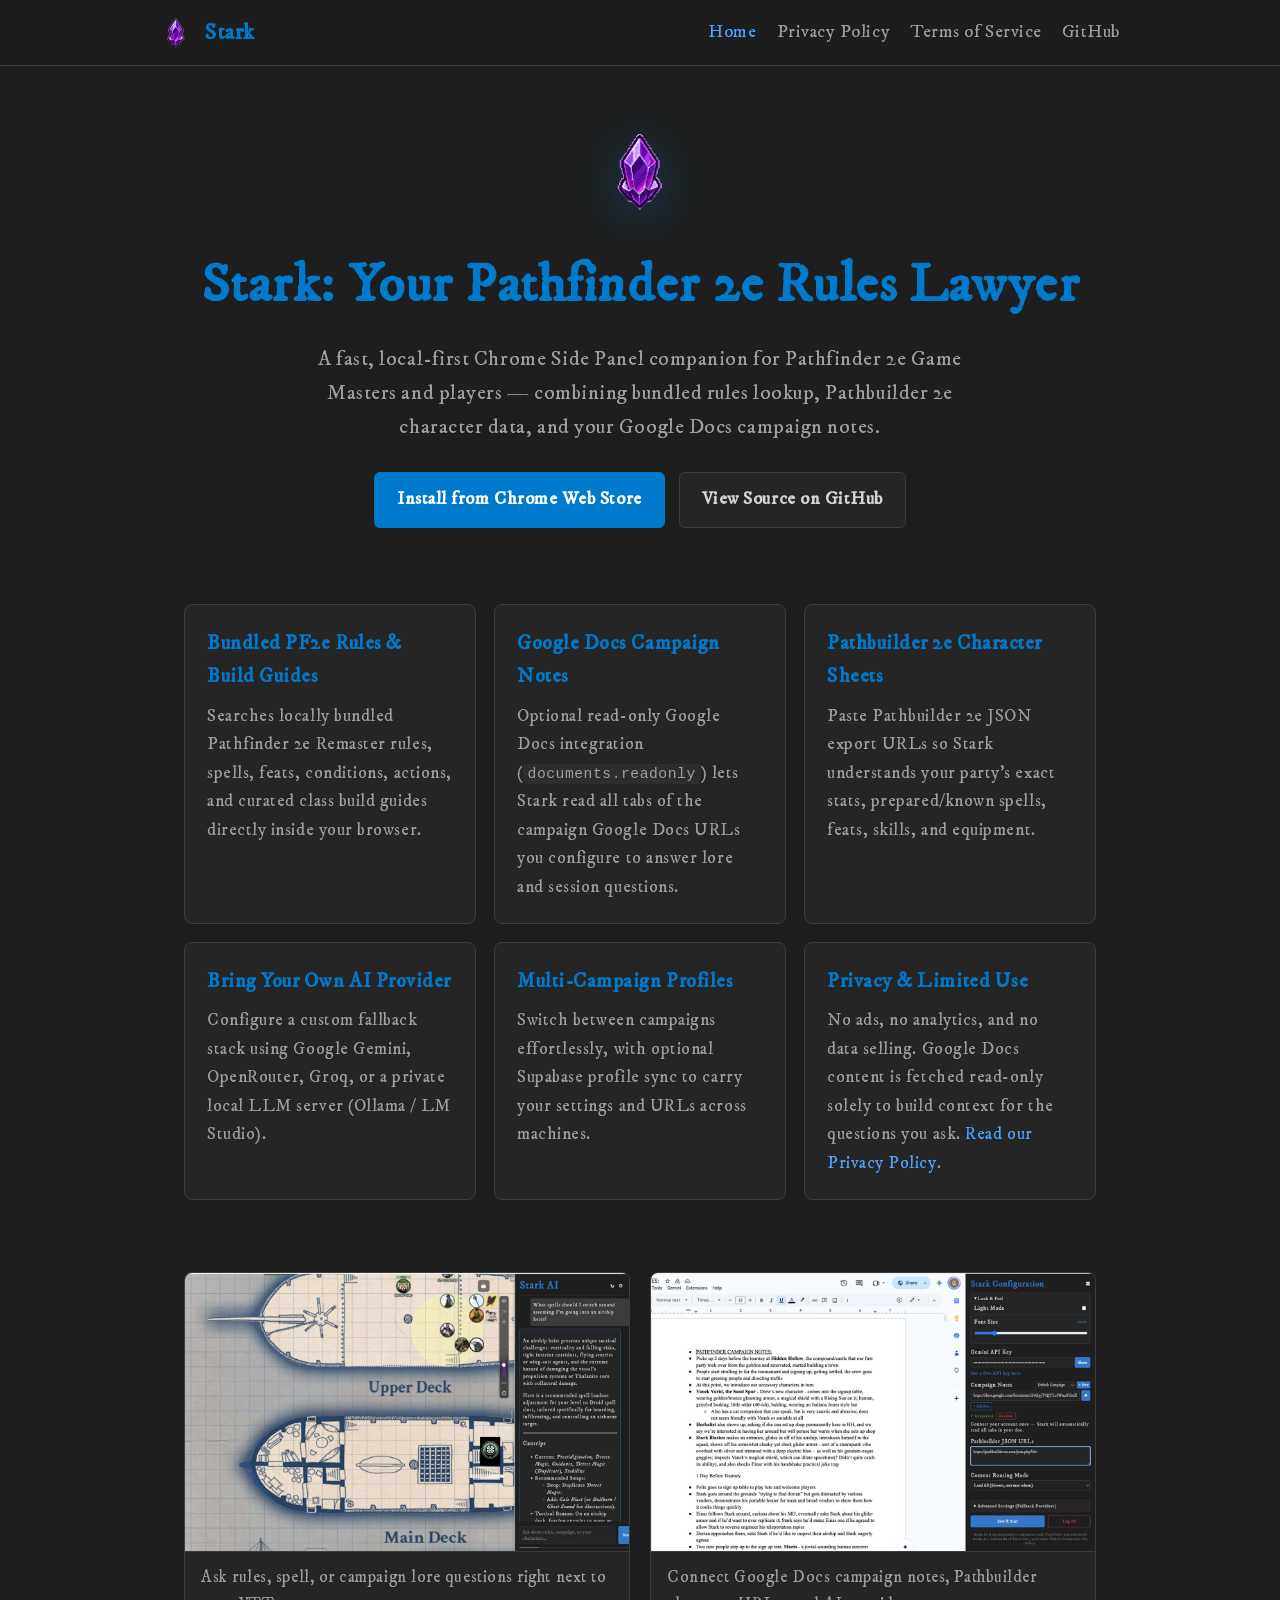
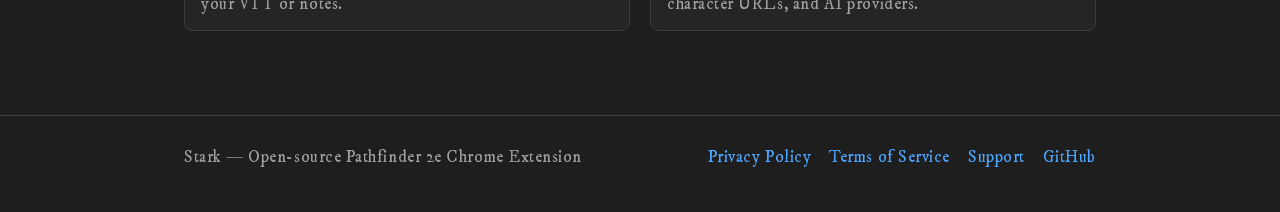
<file: docs/index.html>
<!DOCTYPE html>
<html lang="en">
<head>
  <meta charset="UTF-8">
  <meta name="viewport" content="width=device-width, initial-scale=1.0">
  <title>Stark — Pathfinder 2e AI Assistant</title>
  <meta name="description" content="Stark is a Chrome Side Panel extension for Pathfinder 2e players and Game Masters with local rules lookup, Pathbuilder 2e character integration, and Google Docs campaign notes sync.">
  <link rel="icon" type="image/png" href="assets/icon128.png">
  <link rel="stylesheet" href="styles.css">
</head>
<body>
  <header>
    <div class="container nav">
      <a class="brand" href="./">
        <img src="assets/icon128.png" alt="Stark logo">
        <span>Stark</span>
      </a>
      <nav class="nav-links">
        <a href="./" class="active">Home</a>
        <a href="privacy.html">Privacy Policy</a>
        <a href="terms.html">Terms of Service</a>
        <a href="https://github.com/haa-gg/stark" target="_blank" rel="noopener">GitHub</a>
      </nav>
    </div>
  </header>

  <main class="container">
    <section class="hero">
      <img class="hero-icon" src="assets/icon128.png" alt="Stark purple crystal icon">
      <h1>Stark: Your Pathfinder 2e Rules Lawyer</h1>
      <p class="subtitle">
        A fast, local-first Chrome Side Panel companion for Pathfinder 2e Game Masters and players — combining bundled rules lookup, Pathbuilder 2e character data, and your Google Docs campaign notes.
      </p>
      <div class="cta-row">
        <a class="btn btn-primary" href="https://chromewebstore.google.com/detail/stark-pathfinder-2e-ai/egkcdliplfbfkbpjhcoefafabohgifpb" target="_blank" rel="noopener">
          Install from Chrome Web Store
        </a>
        <a class="btn btn-secondary" href="https://github.com/haa-gg/stark" target="_blank" rel="noopener">
          View Source on GitHub
        </a>
      </div>
    </section>

    <section>
      <div class="grid">
        <article class="card">
          <h3>Bundled PF2e Rules &amp; Build Guides</h3>
          <p>Searches locally bundled Pathfinder 2e Remaster rules, spells, feats, conditions, actions, and curated class build guides directly inside your browser.</p>
        </article>
        <article class="card">
          <h3>Google Docs Campaign Notes</h3>
          <p>Optional read-only Google Docs integration (<code>documents.readonly</code>) lets Stark read all tabs of the campaign Google Docs URLs you configure to answer lore and session questions.</p>
        </article>
        <article class="card">
          <h3>Pathbuilder 2e Character Sheets</h3>
          <p>Paste Pathbuilder 2e JSON export URLs so Stark understands your party's exact stats, prepared/known spells, feats, skills, and equipment.</p>
        </article>
        <article class="card">
          <h3>Bring Your Own AI Provider</h3>
          <p>Configure a custom fallback stack using Google Gemini, OpenRouter, Groq, or a private local LLM server (Ollama / LM Studio).</p>
        </article>
        <article class="card">
          <h3>Multi-Campaign Profiles</h3>
          <p>Switch between campaigns effortlessly, with optional Supabase profile sync to carry your settings and URLs across machines.</p>
        </article>
        <article class="card">
          <h3>Privacy &amp; Limited Use</h3>
          <p>No ads, no analytics, and no data selling. Google Docs content is fetched read-only solely to build context for the questions you ask. <a href="privacy.html">Read our Privacy Policy</a>.</p>
        </article>
      </div>
    </section>

    <section>
      <div class="screenshots">
        <figure>
          <img src="assets/screenshot-chat.jpg" alt="Stark side panel chat interface">
          <figcaption>Ask rules, spell, or campaign lore questions right next to your VTT or notes.</figcaption>
        </figure>
        <figure>
          <img src="assets/screenshot-settings.jpg" alt="Stark settings and campaign configuration">
          <figcaption>Connect Google Docs campaign notes, Pathbuilder character URLs, and AI providers.</figcaption>
        </figure>
      </div>
    </section>
  </main>

  <footer>
    <div class="container footer-inner">
      <div>Stark — Open-source Pathfinder 2e Chrome Extension</div>
      <div class="footer-links">
        <a href="privacy.html">Privacy Policy</a>
        <a href="terms.html">Terms of Service</a>
        <a href="mailto:glendon.gengel@gmail.com">Support</a>
        <a href="https://github.com/haa-gg/stark" target="_blank" rel="noopener">GitHub</a>
      </div>
    </div>
  </footer>
</body>
</html>
</file>
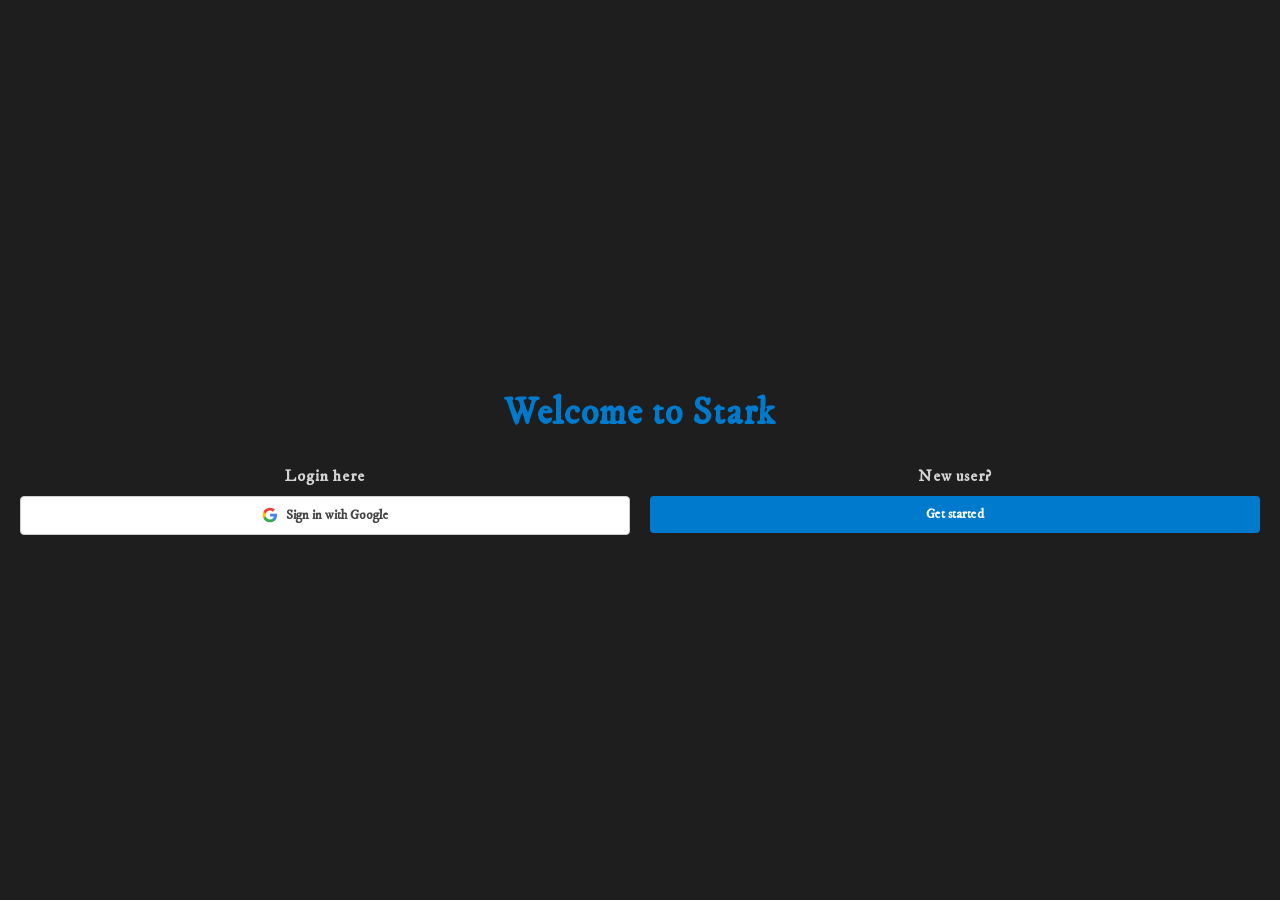
<file: sidepanel.html>
<!DOCTYPE html>
<html lang="en">
<head>
  <meta charset="UTF-8">
  <meta http-equiv="X-Clacks-Overhead" content="GNU Terry Pratchett" />
  <link rel="stylesheet" href="styles.css">
</head>
<body>
  <!-- Onboarding / Login View -->
  <div id="login-view" style="display: flex; flex-direction: column; justify-content: center; height: 100vh; padding: 20px; box-sizing: border-box; text-align: center;">
    <h1 style="color: var(--accent-gold); margin-bottom: 30px;">Welcome to Stark</h1>
    <div style="display: flex; justify-content: space-around; align-items: flex-start; gap: 20px;">
      
      <!-- Existing User Column -->
      <div style="flex: 1; display: flex; flex-direction: column; align-items: center; gap: 10px;">
        <h3 style="margin: 0; font-size: 16px;">Login here</h3>
        <button id="oauth-login-btn" style="width: 100%; display: flex; align-items: center; justify-content: center; gap: 8px; background: #fff; color: #444; border: 1px solid #ccc;">
          <svg style="width: 16px; height: 16px;" viewBox="0 0 24 24">
            <path fill="#4285F4" d="M22.56 12.25c0-.78-.07-1.53-.2-2.25H12v4.26h5.92c-.26 1.37-1.04 2.53-2.21 3.31v2.77h3.57c2.08-1.92 3.28-4.74 3.28-8.09z" />
            <path fill="#34A853" d="M12 23c2.97 0 5.46-.98 7.28-2.66l-3.57-2.77c-.98.66-2.23 1.06-3.71 1.06-2.86 0-5.29-1.93-6.16-4.53H2.18v2.84C3.99 20.53 7.7 23 12 23z" />
            <path fill="#FBBC05" d="M5.84 14.09c-.22-.66-.35-1.36-.35-2.09s.13-1.43.35-2.09V7.07H2.18C1.43 8.55 1 10.22 1 12s.43 3.45 1.18 4.93l2.85-2.22.81-.62z" />
            <path fill="#EA4335" d="M12 5.38c1.62 0 3.06.56 4.21 1.64l3.15-3.15C17.45 2.09 14.97 1 12 1 7.7 1 3.99 3.47 2.18 7.07l3.66 2.84c.87-2.6 3.3-4.53 6.16-4.53z" />
          </svg>
          Sign in with Google
        </button>
      </div>

      <!-- New User Column -->
      <div style="flex: 1; display: flex; flex-direction: column; align-items: center; gap: 10px;">
        <h3 style="margin: 0; font-size: 16px;">New user?</h3>
        <button id="get-started-btn" style="width: 100%;">Get started</button>
      </div>

    </div>
  </div>

  <div id="settings-view" class="hidden">
    <div style="display: flex; justify-content: space-between; align-items: center; margin-bottom: 10px;">
      <h2 style="margin: 0;">Stark Configuration</h2>
      <button id="close-settings" title="Close Settings" style="background: transparent; color: var(--text-main); font-size: 20px; padding: 0;">✖</button>
    </div>
    
    <details style="margin-bottom: 15px; background: var(--panel-bg); padding: 10px; border-radius: 4px; border: 1px solid var(--border-color);">
      <summary style="cursor: pointer; font-weight: bold; font-size: 14px; user-select: none;">Look & Feel</summary>
      
      <div style="margin-top: 10px; display: flex; flex-direction: column; gap: 12px;">
        <div style="display: flex; justify-content: space-between; align-items: center; padding-bottom: 8px; border-bottom: 1px solid var(--border-color);">
          <label style="margin: 0; cursor: pointer;" for="theme-toggle">Light Mode</label>
          <input type="checkbox" id="theme-toggle" style="width: auto; cursor: pointer;">
        </div>

        <div>
          <div style="display: flex; justify-content: space-between; align-items: center; margin-bottom: 6px;">
            <label for="font-scale-slider" style="margin: 0; cursor: pointer;">Font Size</label>
            <span id="font-scale-val" style="font-size: 13px; font-weight: bold; color: var(--accent-gold);">100%</span>
          </div>
          <input type="range" id="font-scale-slider" min="90" max="160" step="5" value="100" style="width: 100%; cursor: pointer;">
        </div>
      </div>
    </details>

    <div class="input-group">
      <label>Gemini API Key</label>
      <div style="display: flex; gap: 5px; margin-bottom: 5px;">
        <input type="password" id="api-key" placeholder="AIzaSy..." style="flex-grow: 1;">
        <button id="toggle-api-key" style="padding: 5px 10px; font-size: 14px;" title="Toggle Visibility">Show</button>
      </div>
      <small><a href="https://aistudio.google.com/app/apikey" target="_blank" style="color: var(--accent-gold); text-decoration: none;">Get a free API key here</a></small>
    </div>
    <div class="input-group">
      <div style="display: flex; justify-content: space-between; align-items: center; margin-bottom: 5px;">
        <label style="margin: 0;">Campaign Notes</label>
        <div style="display: flex; gap: 5px;">
          <select id="campaign-select" style="padding: 2px 5px; font-size: 12px; width: 130px;"></select>
          <button id="add-campaign-btn" style="padding: 2px 6px; font-size: 12px;" title="Create New Campaign">+ New</button>
          <button id="delete-campaign-btn" style="padding: 2px 6px; font-size: 12px; background: var(--meter-danger); display: none;" title="Delete Campaign">✖</button>
        </div>
      </div>
      <div id="new-campaign-container" style="display: none; gap: 5px; margin-bottom: 8px;">
        <input type="text" id="new-campaign-name" placeholder="Campaign Name" style="flex-grow: 1; padding: 4px; font-size: 12px;">
        <button id="save-new-campaign-btn" style="padding: 4px 8px; font-size: 12px;">Save</button>
        <button id="cancel-new-campaign-btn" style="padding: 4px 8px; background: transparent; border: 1px solid var(--border-color); color: var(--text-main); font-size: 12px;">Cancel</button>
      </div>
      <div id="notes-urls-container" style="display: flex; flex-direction: column; gap: 5px;">
        <!-- URLs will be dynamically injected here by sidepanel.js -->
      </div>
      <button id="add-notes-url-btn" style="align-self: flex-start; padding: 4px 8px; font-size: 12px; margin-top: 5px; background: transparent; border: 1px solid var(--accent-gold); color: var(--accent-gold);">+ Add Doc</button>
      <div id="google-auth-section" style="margin-top: 8px; display: flex; align-items: center; gap: 8px; flex-wrap: wrap;">
        <button id="connect-google-btn" style="padding: 5px 10px; font-size: 12px;">🔗 Connect Google Account</button>
        <span id="google-auth-status" style="font-size: 12px; color: var(--meter-safe); display: none;">✓ Connected</span>
        <button id="disconnect-google-btn" style="display: none; background: transparent; border: 1px solid var(--meter-danger); color: var(--meter-danger); font-size: 11px; padding: 3px 7px;">Disconnect</button>
      </div>
      <small style="display: block; margin-top: 6px;">Connect your account once — Stark will automatically read all tabs in your doc.</small>
    </div>
    <input type="hidden" id="game-system" value="pf2e">
    <div class="input-group">
      <label id="character-urls-label">Pathbuilder JSON URLs</label>
      <textarea id="pb-urls" placeholder="https://pathbuilder2e.com/json.php?id=123456 (one per line)"></textarea>
    </div>
    <div class="input-group">
      <label for="routing-mode">Context Routing Mode</label>
      <select id="routing-mode" style="width: 100%; padding: 6px; border-radius: 4px; border: 1px solid #444; background: #222; color: #fff;">
        <option value="all" selected>Load All (Slowest, uses max tokens)</option>
        <option value="smart">Smart Auto (Saves tokens)</option>
        <option value="manual">Manual (Checkboxes in chat)</option>
      </select>
    </div>

    <details style="margin-top: 15px; background: var(--panel-bg); padding: 10px; border-radius: 4px; border: 1px solid var(--border-color);">
      <summary style="cursor: pointer; font-weight: bold; font-size: 14px;">Advanced Settings (Fallback Providers)</summary>
      
      <div class="input-group" style="margin-top: 10px;">
        <label>AI Provider Fallback Stack</label>
        <p style="font-size: 11px; color: #888; margin-top: 2px;">Drag to reorder. The top provider is used first.</p>
        <ul id="provider-stack">
          <!-- Gemini -->
          <li class="provider-box" draggable="true" data-provider="gemini">
            <div class="provider-header">
              <div class="drag-handle">⋮⋮</div>
              <div class="provider-arrows">
                <button class="provider-arrow-btn up" type="button">▲</button>
                <button class="provider-arrow-btn down" type="button">▼</button>
              </div>
              <span class="provider-name">Google Gemini (Default)</span>
            </div>
          </li>
          
          <!-- OpenRouter -->
          <li class="provider-box" draggable="true" data-provider="openrouter">
            <div class="provider-header">
              <div class="drag-handle">⋮⋮</div>
              <div class="provider-arrows">
                <button class="provider-arrow-btn up" type="button">▲</button>
                <button class="provider-arrow-btn down" type="button">▼</button>
              </div>
              <span class="provider-name">OpenRouter</span>
              <button class="provider-edit-btn" type="button">⚙</button>
            </div>
            <div class="provider-body hidden">
              <label>API Key</label>
              <input type="password" id="key-openrouter" placeholder="sk-or-v1-...">
              <small style="display: block; margin-top: 4px; margin-bottom: 8px;"><a href="https://openrouter.ai/keys" target="_blank" style="color: var(--accent-gold); text-decoration: none;">Get OpenRouter API key</a></small>
              <label>Model ID</label>
              <input type="text" id="model-openrouter" value="nvidia/nemotron-3.5-lightning:free">
            </div>
          </li>
          
          <!-- Groq -->
          <li class="provider-box" draggable="true" data-provider="groq">
            <div class="provider-header">
              <div class="drag-handle">⋮⋮</div>
              <div class="provider-arrows">
                <button class="provider-arrow-btn up" type="button">▲</button>
                <button class="provider-arrow-btn down" type="button">▼</button>
              </div>
              <span class="provider-name">Groq</span>
              <button class="provider-edit-btn" type="button">⚙</button>
            </div>
            <div class="provider-body hidden">
              <label>API Key</label>
              <input type="password" id="key-groq" placeholder="gsk_...">
              <small style="display: block; margin-top: 4px; margin-bottom: 8px;"><a href="https://console.groq.com/keys" target="_blank" style="color: var(--accent-gold); text-decoration: none;">Get Groq API key</a></small>
              <label>Model ID</label>
              <input type="text" id="model-groq" value="llama-3.1-70b-versatile">
            </div>
          </li>
          
          <!-- Localhost -->
          <li class="provider-box" draggable="true" data-provider="local">
            <div class="provider-header">
              <div class="drag-handle">⋮⋮</div>
              <div class="provider-arrows">
                <button class="provider-arrow-btn up" type="button">▲</button>
                <button class="provider-arrow-btn down" type="button">▼</button>
              </div>
              <span class="provider-name">Localhost (LM Studio/Ollama)</span>
              <button class="provider-edit-btn" type="button">⚙</button>
            </div>
            <div class="provider-body hidden">
              <button id="launch-local-wizard-btn" style="width: 100%; margin-bottom: 10px;">Launch Local Setup Wizard</button>
              <label>Base URL</label>
              <input type="text" id="url-local" value="http://localhost:1234/v1/chat/completions">
              <label style="margin-top: 8px;">Model ID (Optional)</label>
              <input type="text" id="model-local" placeholder="local-model">
            </div>
          </li>
        </ul>
      </div>
    </details>

    <div style="display: flex; gap: 10px; margin-top: 10px;">
      <button id="save-settings" style="flex: 2;">Save & Start</button>
      <button id="logoff-btn" style="flex: 1; background: transparent; border: 1px solid var(--meter-danger); color: var(--meter-danger);">Log Off</button>
    </div>

    <div style="margin-top: 16px; padding: 0 4px; font-size: 11px; color: #777; text-align: center; line-height: 1.3;">
      Stark AI is an independent companion tool. Pathfinder and associated marks are trademarks of Paizo Inc., used under Paizo's Community Use Policy.
    </div>
  </div>

  <div id="chat-view" class="hidden">
    <div class="chat-header">
      <h2>Stark AI</h2>
      <div>
        <button id="sync-btn" title="Force Sync Data">↻</button>
        <button id="open-settings" title="Settings">⚙</button>
        <button id="close-panel" title="Close Panel" style="margin-left: 5px;">✖</button>
      </div>
    </div>
    <div id="chat-messages"></div>
    <div style="display: flex; flex-direction: column; gap: 5px; margin-bottom: 10px;">
      <div class="chat-input-area" style="margin-bottom: 0;">
        <textarea id="chat-input" placeholder="Ask about rules, campaign, or your characters..."></textarea>
        <button id="send-btn">Send</button>
      </div>
      <div id="manual-routing-options" style="display: none; flex-wrap: nowrap; gap: 8px; font-size: 12px;">
        <!-- Dynamically populated by JS -->
      </div>
    </div>
    <div id="token-meter-container">
      <div id="token-meter-bar"></div>
      <span id="token-meter-text">Tokens: 0 / 250,000</span>
    </div>
  </div>

  <!-- Local Setup Wizard Modal -->
  <div id="local-wizard-modal" class="modal-overlay hidden">
    <div class="modal-content">
      <div class="modal-header">
        <h3>Local LLM Setup</h3>
        <button id="close-wizard-btn" class="close-btn">✖</button>
      </div>
      <div class="modal-body">
        <ol style="padding-left: 20px; line-height: 1.4;">
          <li><strong>Download an Engine:</strong> Get the classic <a href="https://lmstudio.ai/download#lm-studio-download-heading" target="_blank" style="color: var(--accent-gold);">LM Studio</a> (do not download 'Bionic') or <a href="https://ollama.com" target="_blank" style="color: var(--accent-gold);">Ollama</a>.</li>
          <li style="margin-top: 10px;">
            <strong>Download a Model:</strong> In your engine, search for and download <strong>Llama-3.1-8B-Instruct</strong> (it has the 128k context window required for Stark).
            <div style="margin-top: 8px; text-align: center;">
              <img src="images/ai-import-demo.gif" loading="lazy" alt="LM Studio Llama Search Demo" style="max-width: 100%; border-radius: 4px; border: 1px solid #444;">
            </div>
          </li>
          <li style="margin-top: 10px;"><strong>Start the Server:</strong> Load the model and click "Start Server" (Ensure CORS is enabled in settings so the extension can connect).</li>
        </ol>
        
        <div style="margin-top: 20px; padding: 10px; background: #222; border-radius: 4px; border: 1px solid #444;">
          <button id="test-local-conn-btn" style="width: 100%; margin-bottom: 8px;">Test Connection</button>
          <div id="local-conn-status" style="font-size: 13px; min-height: 20px; color: #aaa;">Waiting to test...</div>
        </div>
      </div>
    </div>
  </div>

  <script src="dompurify.min.js"></script>
  <script src="marked.min.js"></script>
  <script src="supabase_client.js"></script>
  <script src="sidepanel.js"></script>
</body>
</html>
</file>
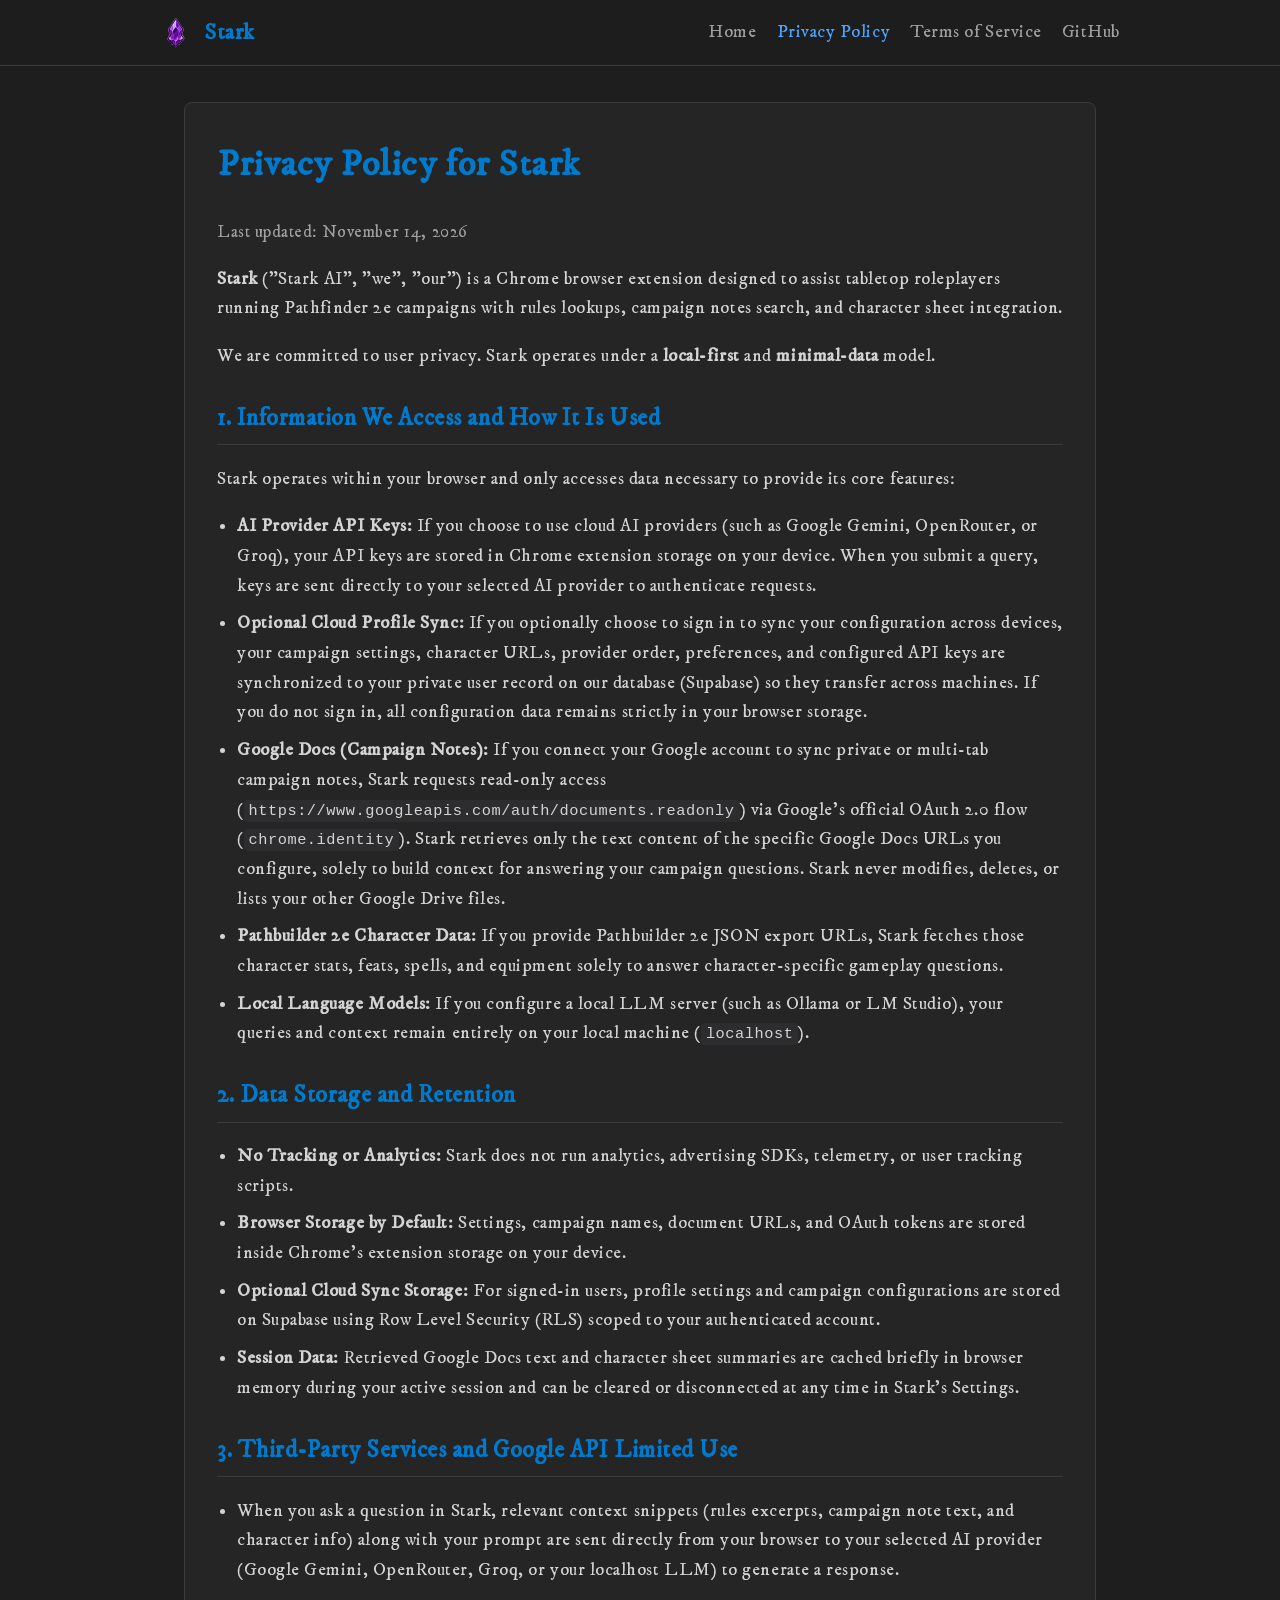
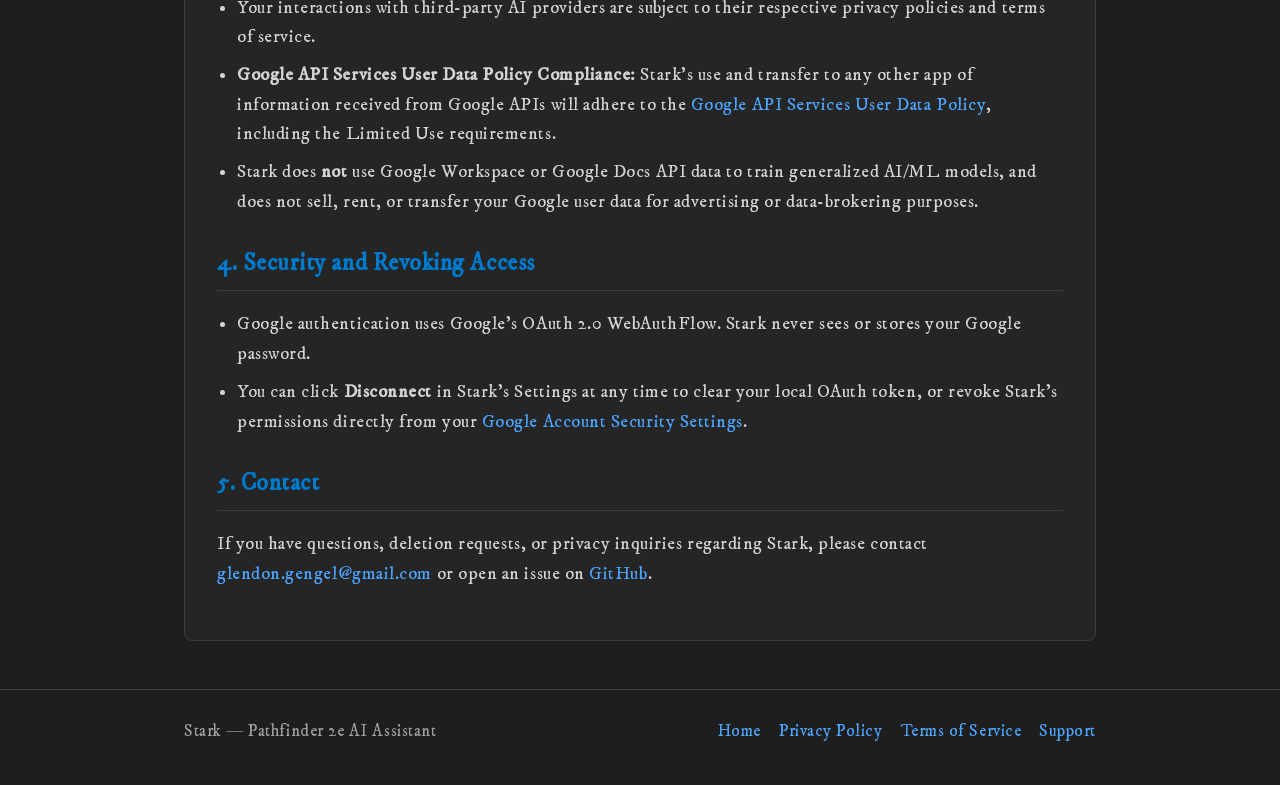
<file: docs/privacy.html>
<!DOCTYPE html>
<html lang="en">
<head>
  <meta charset="UTF-8">
  <meta name="viewport" content="width=device-width, initial-scale=1.0">
  <title>Privacy Policy — Stark</title>
  <link rel="icon" type="image/png" href="assets/icon128.png">
  <link rel="stylesheet" href="styles.css">
</head>
<body>
  <header>
    <div class="container nav">
      <a class="brand" href="./">
        <img src="assets/icon128.png" alt="Stark logo">
        <span>Stark</span>
      </a>
      <nav class="nav-links">
        <a href="./">Home</a>
        <a href="privacy.html" class="active">Privacy Policy</a>
        <a href="terms.html">Terms of Service</a>
        <a href="https://github.com/haa-gg/stark" target="_blank" rel="noopener">GitHub</a>
      </nav>
    </div>
  </header>

  <main class="container">
    <div class="doc-box">
      <h1>Privacy Policy for Stark</h1>
      <p class="meta">Last updated: November 14, 2026</p>
      <p>
        <strong>Stark</strong> ("Stark AI", "we", "our") is a Chrome browser extension designed to assist tabletop roleplayers running Pathfinder 2e campaigns with rules lookups, campaign notes search, and character sheet integration.
      </p>
      <p>
        We are committed to user privacy. Stark operates under a <strong>local-first</strong> and <strong>minimal-data</strong> model.
      </p>

      <h2>1. Information We Access and How It Is Used</h2>
      <p>Stark operates within your browser and only accesses data necessary to provide its core features:</p>
      <ul>
        <li><strong>AI Provider API Keys:</strong> If you choose to use cloud AI providers (such as Google Gemini, OpenRouter, or Groq), your API keys are stored in Chrome extension storage on your device. When you submit a query, keys are sent directly to your selected AI provider to authenticate requests.</li>
        <li><strong>Optional Cloud Profile Sync:</strong> If you optionally choose to sign in to sync your configuration across devices, your campaign settings, character URLs, provider order, preferences, and configured API keys are synchronized to your private user record on our database (Supabase) so they transfer across machines. If you do not sign in, all configuration data remains strictly in your browser storage.</li>
        <li><strong>Google Docs (Campaign Notes):</strong> If you connect your Google account to sync private or multi-tab campaign notes, Stark requests read-only access (<code>https://www.googleapis.com/auth/documents.readonly</code>) via Google's official OAuth 2.0 flow (<code>chrome.identity</code>). Stark retrieves only the text content of the specific Google Docs URLs you configure, solely to build context for answering your campaign questions. Stark never modifies, deletes, or lists your other Google Drive files.</li>
        <li><strong>Pathbuilder 2e Character Data:</strong> If you provide Pathbuilder 2e JSON export URLs, Stark fetches those character stats, feats, spells, and equipment solely to answer character-specific gameplay questions.</li>
        <li><strong>Local Language Models:</strong> If you configure a local LLM server (such as Ollama or LM Studio), your queries and context remain entirely on your local machine (<code>localhost</code>).</li>
      </ul>

      <h2>2. Data Storage and Retention</h2>
      <ul>
        <li><strong>No Tracking or Analytics:</strong> Stark does not run analytics, advertising SDKs, telemetry, or user tracking scripts.</li>
        <li><strong>Browser Storage by Default:</strong> Settings, campaign names, document URLs, and OAuth tokens are stored inside Chrome's extension storage on your device.</li>
        <li><strong>Optional Cloud Sync Storage:</strong> For signed-in users, profile settings and campaign configurations are stored on Supabase using Row Level Security (RLS) scoped to your authenticated account.</li>
        <li><strong>Session Data:</strong> Retrieved Google Docs text and character sheet summaries are cached briefly in browser memory during your active session and can be cleared or disconnected at any time in Stark's Settings.</li>
      </ul>

      <h2>3. Third-Party Services and Google API Limited Use</h2>
      <ul>
        <li>When you ask a question in Stark, relevant context snippets (rules excerpts, campaign note text, and character info) along with your prompt are sent directly from your browser to your selected AI provider (Google Gemini, OpenRouter, Groq, or your localhost LLM) to generate a response.</li>
        <li>Your interactions with third-party AI providers are subject to their respective privacy policies and terms of service.</li>
        <li><strong>Google API Services User Data Policy Compliance:</strong> Stark's use and transfer to any other app of information received from Google APIs will adhere to the <a href="https://developers.google.com/terms/api-services-user-data-policy" target="_blank" rel="noopener">Google API Services User Data Policy</a>, including the Limited Use requirements.</li>
        <li>Stark does <strong>not</strong> use Google Workspace or Google Docs API data to train generalized AI/ML models, and does not sell, rent, or transfer your Google user data for advertising or data-brokering purposes.</li>
      </ul>

      <h2>4. Security and Revoking Access</h2>
      <ul>
        <li>Google authentication uses Google's OAuth 2.0 WebAuthFlow. Stark never sees or stores your Google password.</li>
        <li>You can click <strong>Disconnect</strong> in Stark's Settings at any time to clear your local OAuth token, or revoke Stark's permissions directly from your <a href="https://myaccount.google.com/permissions" target="_blank" rel="noopener">Google Account Security Settings</a>.</li>
      </ul>

      <h2>5. Contact</h2>
      <p>
        If you have questions, deletion requests, or privacy inquiries regarding Stark, please contact <a href="mailto:glendon.gengel@gmail.com">glendon.gengel@gmail.com</a> or open an issue on <a href="https://github.com/haa-gg/stark/issues" target="_blank" rel="noopener">GitHub</a>.
      </p>
    </div>
  </main>

  <footer>
    <div class="container footer-inner">
      <div>Stark — Pathfinder 2e AI Assistant</div>
      <div class="footer-links">
        <a href="./">Home</a>
        <a href="privacy.html">Privacy Policy</a>
        <a href="terms.html">Terms of Service</a>
        <a href="mailto:glendon.gengel@gmail.com">Support</a>
      </div>
    </div>
  </footer>
</body>
</html>
</file>
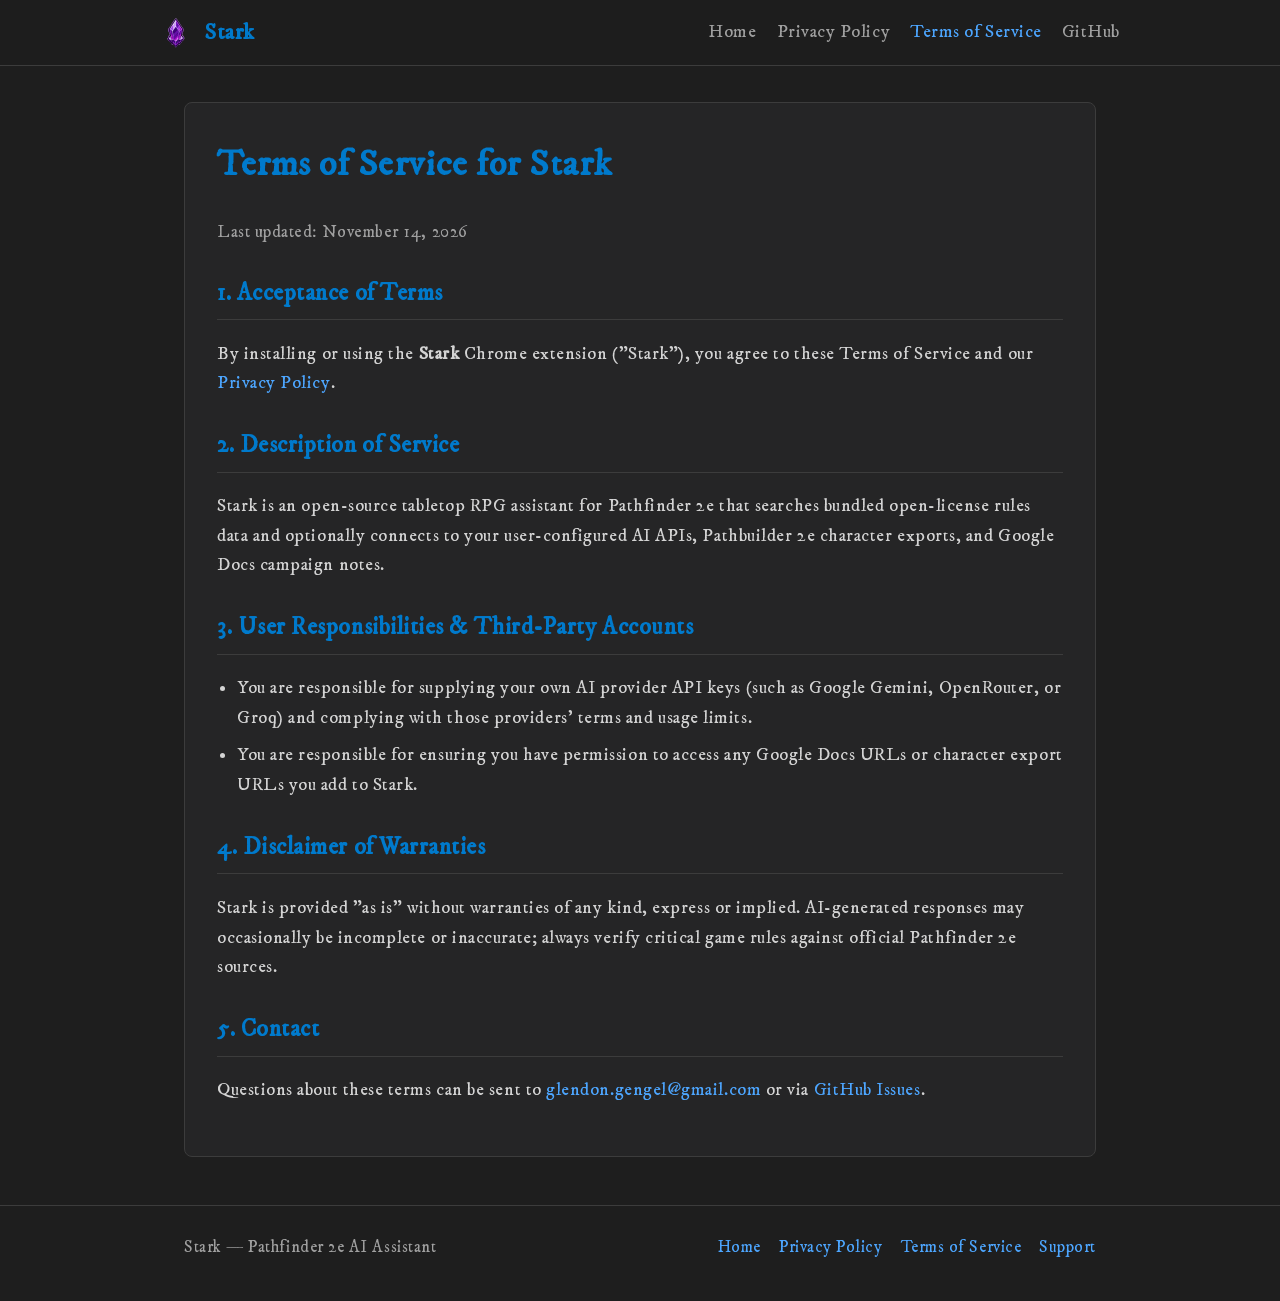
<file: docs/terms.html>
<!DOCTYPE html>
<html lang="en">
<head>
  <meta charset="UTF-8">
  <meta name="viewport" content="width=device-width, initial-scale=1.0">
  <title>Terms of Service — Stark</title>
  <link rel="icon" type="image/png" href="assets/icon128.png">
  <link rel="stylesheet" href="styles.css">
</head>
<body>
  <header>
    <div class="container nav">
      <a class="brand" href="./">
        <img src="assets/icon128.png" alt="Stark logo">
        <span>Stark</span>
      </a>
      <nav class="nav-links">
        <a href="./">Home</a>
        <a href="privacy.html">Privacy Policy</a>
        <a href="terms.html" class="active">Terms of Service</a>
        <a href="https://github.com/haa-gg/stark" target="_blank" rel="noopener">GitHub</a>
      </nav>
    </div>
  </header>

  <main class="container">
    <div class="doc-box">
      <h1>Terms of Service for Stark</h1>
      <p class="meta">Last updated: November 14, 2026</p>

      <h2>1. Acceptance of Terms</h2>
      <p>
        By installing or using the <strong>Stark</strong> Chrome extension ("Stark"), you agree to these Terms of Service and our <a href="privacy.html">Privacy Policy</a>.
      </p>

      <h2>2. Description of Service</h2>
      <p>
        Stark is an open-source tabletop RPG assistant for Pathfinder 2e that searches bundled open-license rules data and optionally connects to your user-configured AI APIs, Pathbuilder 2e character exports, and Google Docs campaign notes.
      </p>

      <h2>3. User Responsibilities &amp; Third-Party Accounts</h2>
      <ul>
        <li>You are responsible for supplying your own AI provider API keys (such as Google Gemini, OpenRouter, or Groq) and complying with those providers' terms and usage limits.</li>
        <li>You are responsible for ensuring you have permission to access any Google Docs URLs or character export URLs you add to Stark.</li>
      </ul>

      <h2>4. Disclaimer of Warranties</h2>
      <p>
        Stark is provided "as is" without warranties of any kind, express or implied. AI-generated responses may occasionally be incomplete or inaccurate; always verify critical game rules against official Pathfinder 2e sources.
      </p>

      <h2>5. Contact</h2>
      <p>
        Questions about these terms can be sent to <a href="mailto:glendon.gengel@gmail.com">glendon.gengel@gmail.com</a> or via <a href="https://github.com/haa-gg/stark/issues" target="_blank" rel="noopener">GitHub Issues</a>.
      </p>
    </div>
  </main>

  <footer>
    <div class="container footer-inner">
      <div>Stark — Pathfinder 2e AI Assistant</div>
      <div class="footer-links">
        <a href="./">Home</a>
        <a href="privacy.html">Privacy Policy</a>
        <a href="terms.html">Terms of Service</a>
        <a href="mailto:glendon.gengel@gmail.com">Support</a>
      </div>
    </div>
  </footer>
</body>
</html>
</file>
<file: docs/styles.css>
@font-face {
  font-family: 'IM Fell DW Pica';
  font-style: normal;
  font-weight: 400;
  font-display: swap;
  src: url('assets/fonts/im-fell-dw-pica-regular.woff2') format('woff2');
}

@font-face {
  font-family: 'IM Fell DW Pica';
  font-style: italic;
  font-weight: 400;
  font-display: swap;
  src: url('assets/fonts/im-fell-dw-pica-italic.woff2') format('woff2');
}

:root {
  --bg: #1e1e1e;
  --surface: #252526;
  --surface-alt: #2d2d30;
  --text: #d4d4d4;
  --muted: #a0a0a0;
  --accent: #007acc;
  --accent-hover: #005f9e;
  --accent-link: #4da6ff;
  --border: #3c3c3c;
}

* {
  box-sizing: border-box;
}

html, body {
  margin: 0;
  padding: 0;
  background: var(--bg);
  color: var(--text);
  font-family: 'IM Fell DW Pica', Georgia, serif;
  font-size: 18px;
  letter-spacing: 0.03em;
  line-height: 1.65;
  -webkit-font-smoothing: antialiased;
}

code {
  font-family: ui-monospace, SFMono-Regular, Menlo, Monaco, Consolas, monospace;
  font-size: 0.85em;
  background: var(--surface-alt);
  padding: 2px 5px;
  border-radius: 4px;
}

a {
  color: var(--accent-link);
  text-decoration: none;
}

a:hover {
  text-decoration: underline;
}

.container {
  max-width: 960px;
  margin: 0 auto;
  padding: 0 24px;
}

header {
  border-bottom: 1px solid var(--border);
  background: rgba(30, 30, 30, 0.94);
  backdrop-filter: blur(8px);
  position: sticky;
  top: 0;
  z-index: 10;
}

.nav {
  display: flex;
  align-items: center;
  justify-content: space-between;
  padding: 14px 0;
  gap: 16px;
}

.brand {
  display: flex;
  align-items: center;
  gap: 12px;
  font-weight: 700;
  font-size: 1.25rem;
  color: var(--accent);
}

.brand img {
  width: 32px;
  height: 32px;
  border-radius: 6px;
}

.nav-links {
  display: flex;
  gap: 20px;
  font-size: 1rem;
  flex-wrap: wrap;
}

.nav-links a {
  color: var(--muted);
}

.nav-links a:hover,
.nav-links a.active {
  color: var(--accent-link);
}

.hero {
  padding: 64px 0 40px;
  text-align: center;
}

.hero-icon {
  width: 84px;
  height: 84px;
  margin-bottom: 16px;
  filter: drop-shadow(0 8px 24px rgba(0, 122, 204, 0.35));
}

.hero h1 {
  font-size: clamp(2rem, 4.5vw, 3rem);
  margin: 0 0 12px;
  color: var(--accent);
}

.hero p.subtitle {
  font-size: 1.15rem;
  color: var(--muted);
  max-width: 680px;
  margin: 0 auto 28px;
}

.cta-row {
  display: flex;
  justify-content: center;
  gap: 14px;
  flex-wrap: wrap;
}

.btn {
  display: inline-block;
  padding: 12px 22px;
  border-radius: 6px;
  font-weight: 700;
  font-size: 1rem;
  border: 1px solid var(--border);
  transition: transform 0.12s ease, background 0.15s ease;
}

.btn:hover {
  text-decoration: none;
  transform: translateY(-1px);
}

.btn-primary {
  background: var(--accent);
  border-color: var(--accent);
  color: #ffffff;
}

.btn-primary:hover {
  background: var(--accent-hover);
  border-color: var(--accent-hover);
}

.btn-secondary {
  background: var(--surface);
  color: var(--text);
}

.btn-secondary:hover {
  background: var(--surface-alt);
}

section {
  padding: 36px 0;
}

.grid {
  display: grid;
  grid-template-columns: repeat(auto-fit, minmax(260px, 1fr));
  gap: 18px;
}

.card {
  background: var(--surface);
  border: 1px solid var(--border);
  border-radius: 8px;
  padding: 22px;
}

.card h3 {
  margin: 0 0 8px;
  font-size: 1.12rem;
  color: var(--accent);
}

.card p {
  margin: 0;
  color: var(--muted);
  font-size: 0.96rem;
}

.screenshots {
  display: grid;
  grid-template-columns: repeat(auto-fit, minmax(320px, 1fr));
  gap: 20px;
}

.screenshots figure {
  margin: 0;
  background: var(--surface);
  border: 1px solid var(--border);
  border-radius: 8px;
  overflow: hidden;
}

.screenshots img {
  display: block;
  width: 100%;
  height: auto;
}

.screenshots figcaption {
  padding: 12px 16px;
  font-size: 0.92rem;
  color: var(--muted);
  border-top: 1px solid var(--border);
}

.doc-box {
  background: var(--surface);
  border: 1px solid var(--border);
  border-radius: 8px;
  padding: 32px;
  margin: 36px 0;
}

.doc-box h1 {
  margin-top: 0;
  font-size: 2rem;
  color: var(--accent);
}

.doc-box h2 {
  margin-top: 28px;
  font-size: 1.3rem;
  color: var(--accent);
  border-bottom: 1px solid var(--border);
  padding-bottom: 6px;
}

.doc-box ul {
  padding-left: 20px;
}

.doc-box li {
  margin-bottom: 8px;
  color: var(--text);
}

.meta {
  color: var(--muted);
  font-size: 0.94rem;
}

footer {
  border-top: 1px solid var(--border);
  margin-top: 48px;
  padding: 28px 0 40px;
  color: var(--muted);
  font-size: 0.92rem;
}

.footer-inner {
  display: flex;
  justify-content: space-between;
  align-items: center;
  flex-wrap: wrap;
  gap: 12px;
}

.footer-links {
  display: flex;
  gap: 18px;
  flex-wrap: wrap;
}
</file>
<file: styles.css>
@font-face {
  font-family: 'IM Fell DW Pica';
  font-style: normal;
  font-weight: 400;
  font-display: swap;
  src: url('fonts/im-fell-dw-pica-regular.woff2') format('woff2');
}

@font-face {
  font-family: 'IM Fell DW Pica';
  font-style: italic;
  font-weight: 400;
  font-display: swap;
  src: url('fonts/im-fell-dw-pica-italic.woff2') format('woff2');
}

:root {
  --bg-color: #1e1e1e;
  --panel-bg: #252526;
  --text-main: #d4d4d4;
  --accent-gold: #007acc;
  --accent-hover: #005f9e;
  --border-color: #3c3c3c;
  --meter-safe: #28a745;
  --meter-warn: #ffc107;
  --meter-danger: #dc3545;
  --font-scale: 1;
}

body.light-mode {
  --bg-color: #f5f5f5;
  --panel-bg: #ffffff;
  --text-main: #333333;
  --accent-gold: #007acc;
  --accent-hover: #005f9e;
  --border-color: #cccccc;
}

body {
  margin: 0;
  padding: 0;
  font-family: 'IM Fell DW Pica', serif;
  font-size: calc(115% * var(--font-scale, 1));
  letter-spacing: 0.05em;
  background-color: var(--bg-color);
  color: var(--text-main);
  height: 100vh;
  display: flex;
  flex-direction: column;
}

h2 {
  color: var(--accent-gold);
  margin-top: 0;
}

#settings-view, #chat-view {
  display: flex;
  flex-direction: column;
  height: 100%;
  padding: 16px;
  box-sizing: border-box;
}

.hidden {
  display: none !important;
}

.input-group {
  margin-bottom: 15px;
}

label {
  display: block;
  margin-bottom: 5px;
  font-weight: bold;
}

input, textarea, select {
  width: 100%;
  background: var(--panel-bg);
  border: 1px solid var(--border-color);
  color: var(--text-main);
  padding: 8px;
  border-radius: 4px;
  box-sizing: border-box;
  font-family: inherit;
}

textarea {
  resize: vertical;
  min-height: 60px;
}

button {
  background-color: var(--accent-gold);
  color: #fff;
  border: none;
  padding: 10px 15px;
  border-radius: 4px;
  cursor: pointer;
  font-weight: bold;
  transition: background-color 0.2s;
  font-family: inherit;
}

button:hover {
  background-color: var(--accent-hover);
}

.chat-header {
  display: flex;
  justify-content: space-between;
  align-items: center;
  border-bottom: 1px solid var(--border-color);
  padding-bottom: 10px;
  margin-bottom: 10px;
}

.chat-header h2 {
  margin: 0;
}

.chat-header button {
  background: transparent;
  font-size: 20px;
  padding: 0 5px;
  color: var(--text-main);
}

#chat-messages {
  flex-grow: 1;
  overflow-y: auto;
  margin-bottom: 15px;
  display: flex;
  flex-direction: column;
  gap: 10px;
}

.message {
  padding: 10px;
  border-radius: 6px;
  max-width: 85%;
  line-height: 1.4;
  word-break: break-word;
  white-space: pre-wrap;
  overflow-wrap: break-word;
  font-size: calc(13px * var(--font-scale, 1));
}

.message.user {
  background-color: var(--border-color);
  align-self: flex-end;
}

.message.ai {
  background-color: var(--panel-bg);
  align-self: flex-start;
  border: 1px solid var(--accent-gold);
  white-space: normal;
}

.chat-input-area {
  display: flex;
  gap: 10px;
  margin-bottom: 10px;
}

#chat-input {
  flex-grow: 1;
  height: 40px;
  resize: none;
  font-size: calc(13px * var(--font-scale, 1));
}

#token-meter-container {
  width: 100%;
  background-color: var(--border-color);
  border-radius: 4px;
  height: 16px;
  position: relative;
  overflow: hidden;
  display: flex;
  align-items: center;
  justify-content: center;
}

#token-meter-bar {
  position: absolute;
  left: 0;
  top: 0;
  height: 100%;
  width: 0%;
  background-color: var(--meter-safe);
  transition: width 0.3s, background-color 0.3s;
}

#token-meter-text {
  position: relative;
  z-index: 1;
  font-size: 10px;
  font-weight: bold;
  color: #fff;
  text-shadow: 1px 1px 2px #000;
}

/* Modal Overlay Styles */
.modal-overlay {
  position: fixed;
  top: 0;
  left: 0;
  width: 100%;
  height: 100%;
  background: rgba(0, 0, 0, 0.8);
  z-index: 1000;
  display: flex;
  align-items: center;
  justify-content: center;
}

.modal-content {
  background: var(--panel-bg);
  border: 1px solid var(--border-color);
  border-radius: 8px;
  width: 90%;
  max-width: 400px;
  box-shadow: 0 4px 15px rgba(0, 0, 0, 0.5);
  display: flex;
  flex-direction: column;
}

.modal-header {
  display: flex;
  justify-content: space-between;
  align-items: center;
  padding: 15px;
  border-bottom: 1px solid var(--border-color);
  background: var(--bg-color);
  border-top-left-radius: 8px;
  border-top-right-radius: 8px;
}

.modal-header h3 {
  margin: 0;
  color: var(--accent-gold);
}

.close-btn {
  background: none;
  border: none;
  color: #fff;
  cursor: pointer;
  font-size: 16px;
}

.close-btn:hover {
  color: var(--accent-gold);
}

.modal-body {
  padding: 15px;
  font-size: 14px;
}

/* Stackable Provider UI */
#provider-stack {
  list-style-type: none;
  padding: 0;
  margin: 10px 0;
  display: flex;
  flex-direction: column;
  gap: 8px;
}

.provider-box {
  background: var(--panel-bg);
  border: 1px solid var(--border-color);
  border-radius: 6px;
  overflow: hidden;
  transition: border-color 0.2s;
}

.provider-box.drag-over {
  border-top: 3px solid var(--accent-gold);
}

.provider-header {
  display: flex;
  align-items: center;
  padding: 8px;
  cursor: grab;
  background: var(--bg-color);
  user-select: none;
}

.provider-header:active {
  cursor: grabbing;
}

.drag-handle {
  margin-right: 8px;
  color: #888;
  font-size: 16px;
  display: flex;
  flex-direction: column;
  line-height: 0.5;
}

.provider-arrows {
  display: flex;
  flex-direction: column;
  margin-right: 8px;
}

.provider-arrow-btn {
  background: none;
  border: none;
  color: #888;
  font-size: 10px;
  padding: 2px 4px;
  cursor: pointer;
}

.provider-arrow-btn:hover {
  color: var(--accent-gold);
}

.provider-name {
  flex-grow: 1;
  font-weight: bold;
  font-size: 13px;
  color: var(--text-main);
}

.provider-edit-btn {
  background: none;
  border: 1px solid #444;
  border-radius: 4px;
  padding: 2px 6px;
  font-size: 11px;
  color: #ccc;
  cursor: pointer;
}

.provider-edit-btn:hover {
  background: #333;
  color: #fff;
}

.provider-body {
  padding: 10px;
  background: var(--panel-bg);
  border-top: 1px solid #333;
}

.provider-body.hidden {
  display: none;
}
</file>
